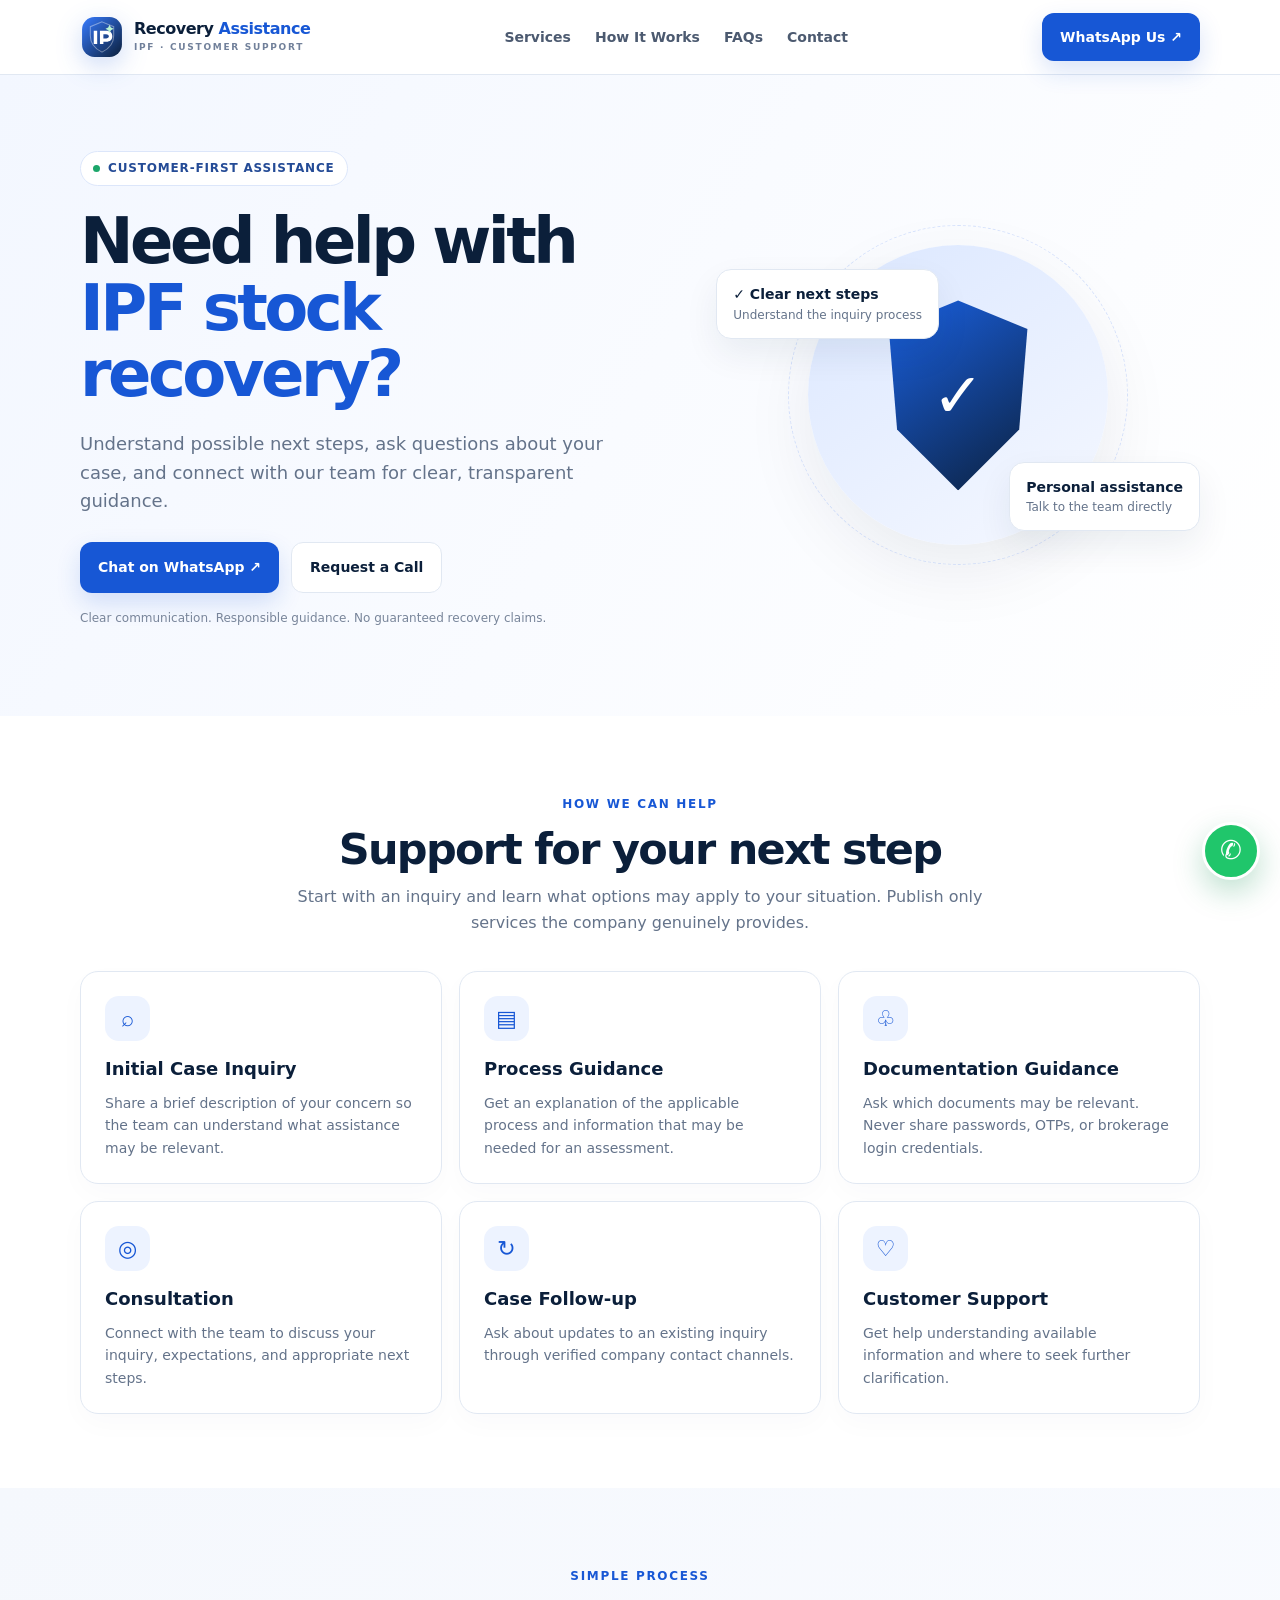
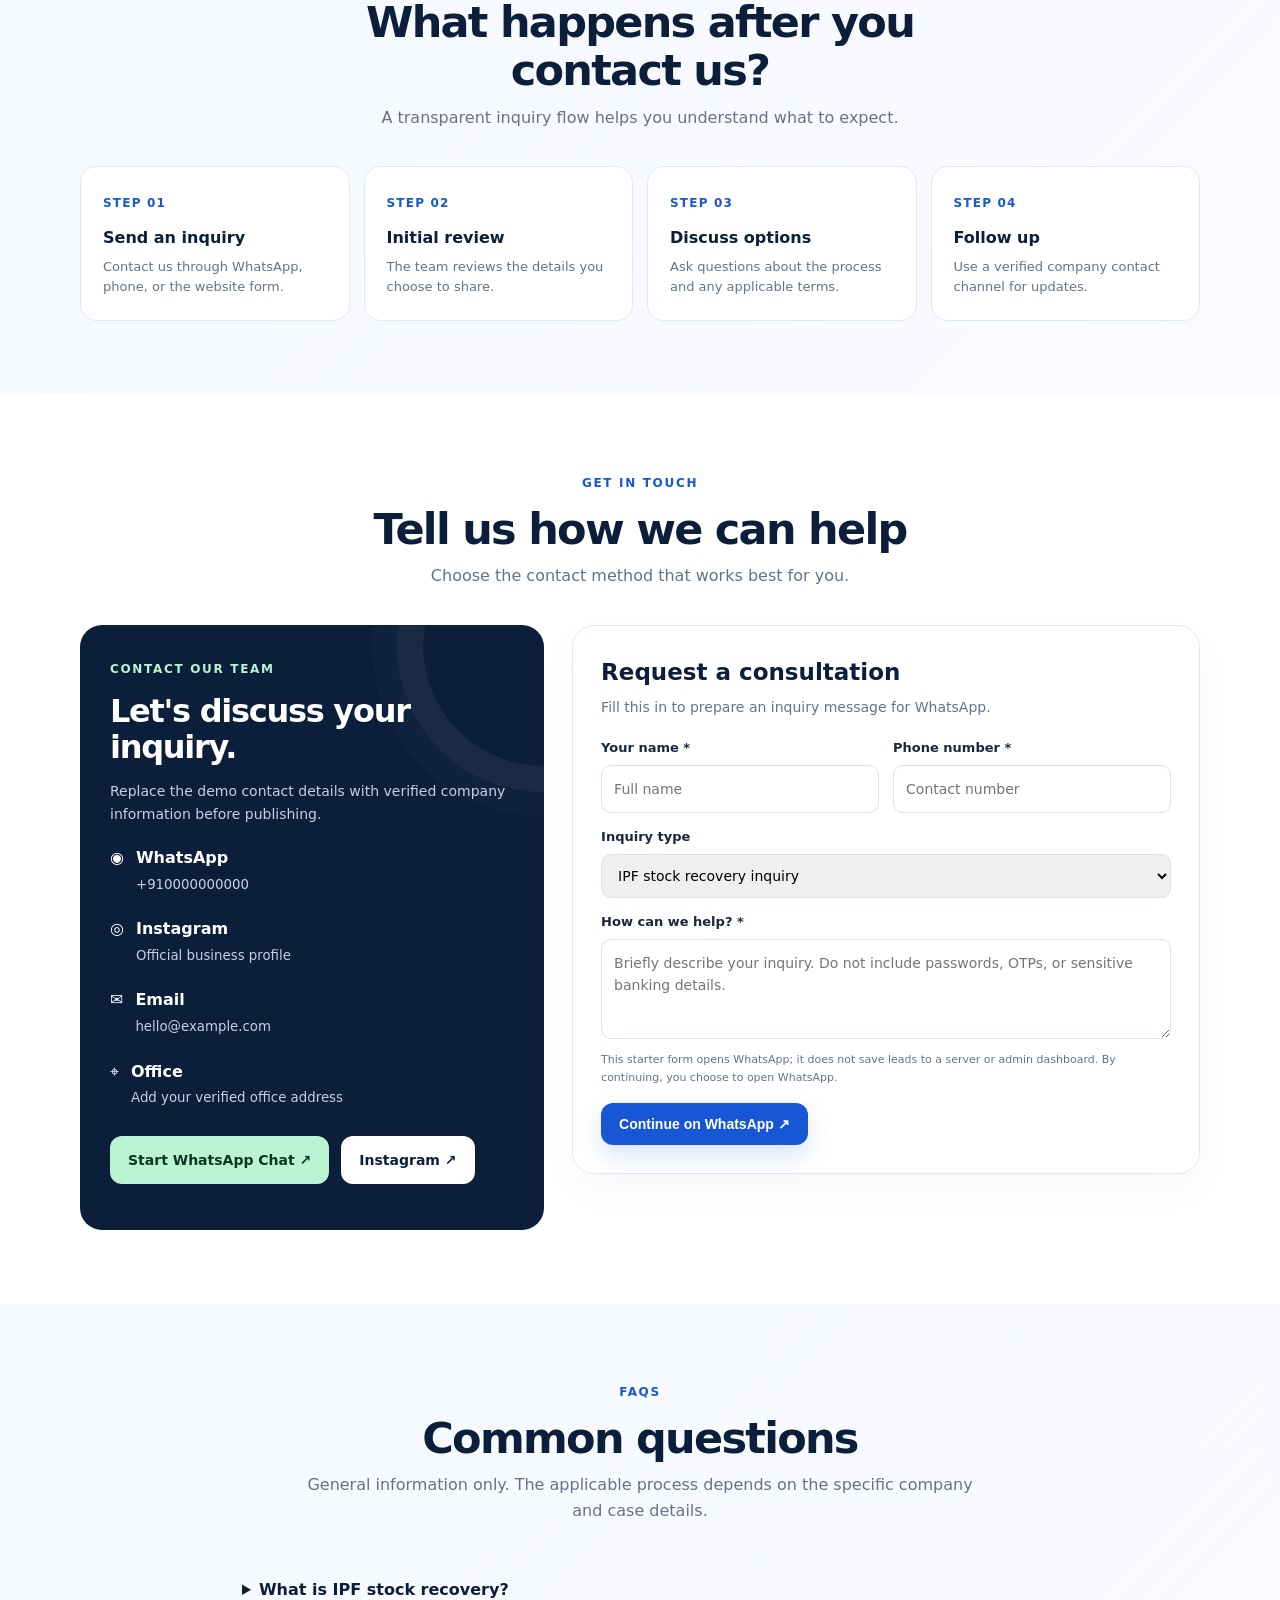
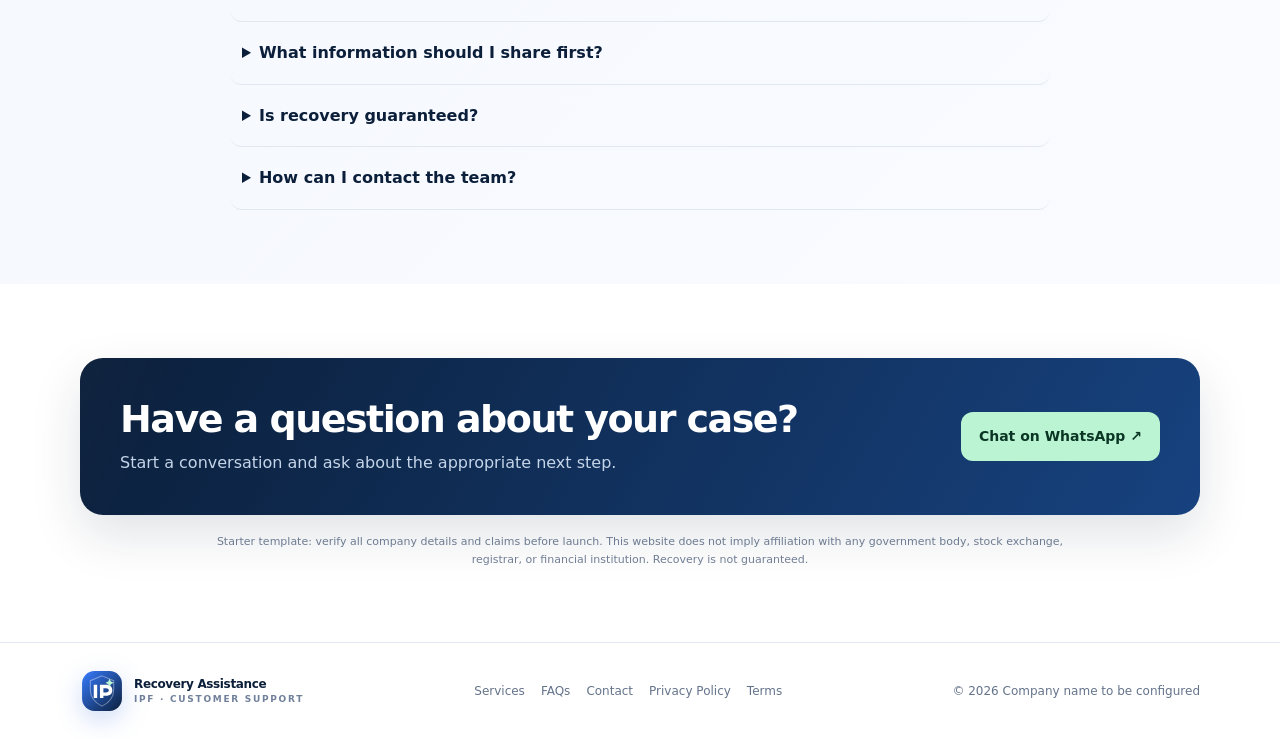
<file: index.html>
<!doctype html>
<html lang="en">
<head>
<meta charset="utf-8"><meta name="viewport" content="width=device-width,initial-scale=1">
<meta name="theme-color" content="#0b1f3a">
<meta name="description" content="Contact our team for information about IPF stock recovery inquiries, process guidance, and customer assistance.">
<title>IPF Stock Recovery Assistance | Contact Our Team</title>
<style>.logo-mark{width:44px;height:44px;flex:0 0 44px;filter:drop-shadow(0 8px 13px #1757d538);transition:transform .35s}.brand:hover .logo-mark{transform:rotate(-6deg) scale(1.06)}.brand-word{display:flex;flex-direction:column;line-height:1.06}.brand-word small{font-size:9px;letter-spacing:.19em;text-transform:uppercase;color:#71809a;margin-top:5px;font-weight:800}
:root{--navy:#0b1f3a;--blue:#1757d5;--mint:#baf4d2;--ink:#19283e;--muted:#64738a;--line:#e1e8f2;--bg:#f5f8fd}*{box-sizing:border-box}html{scroll-behavior:smooth}body{margin:0;font-family:Inter,ui-sans-serif,system-ui,-apple-system,"Segoe UI",sans-serif;color:var(--ink);line-height:1.6}a{color:inherit;text-decoration:none}.wrap{width:min(1120px,92%);margin:auto}header{position:sticky;top:0;z-index:5;background:#ffffffed;backdrop-filter:blur(12px);border-bottom:1px solid var(--line)}.nav{height:74px;display:flex;align-items:center;justify-content:space-between;gap:18px}.brand{display:flex;align-items:center;gap:10px;font-weight:850;color:var(--navy);letter-spacing:-.03em}.logo{height:42px;width:42px;border-radius:13px;display:grid;place-items:center;background:linear-gradient(140deg,#2169ed,#0b1f3a);color:white;font-size:14px;box-shadow:0 8px 20px #1757d52c}.links{display:flex;gap:24px;color:#4c5a70;font-size:14px;font-weight:650}.btn{display:inline-flex;align-items:center;justify-content:center;gap:8px;padding:13px 18px;border-radius:12px;font-size:14px;font-weight:800;border:0;cursor:pointer;transition:transform .2s}.btn:hover{transform:translateY(-2px)}.primary{background:var(--blue);color:#fff;box-shadow:0 10px 24px #1757d52a}.outline{border:1px solid var(--line);background:#fff;color:var(--navy)}.hero{padding:76px 0;background:radial-gradient(circle at 83% 15%,#dce8ff,transparent 31%),linear-gradient(120deg,#f5f8ff,#fff 68%)}.grid{display:grid;grid-template-columns:1.1fr .9fr;gap:45px;align-items:center}.pill{display:inline-flex;align-items:center;gap:8px;background:#fff;border:1px solid #dce6fa;border-radius:99px;padding:7px 12px;color:#244b96;font-size:12px;font-weight:850;text-transform:uppercase;letter-spacing:.07em}.green-dot{width:7px;height:7px;border-radius:50%;background:#1ca66a}h1{font-size:clamp(40px,5.4vw,64px);line-height:1.04;letter-spacing:-.055em;color:var(--navy);margin:22px 0}.blue{color:var(--blue)}.lead{font-size:18px;color:var(--muted);max-width:570px}.actions{display:flex;gap:12px;flex-wrap:wrap;margin:26px 0 16px}.note{font-size:12px;color:#78859a}.art{min-height:340px;display:grid;place-items:center;position:relative}.circle{width:300px;height:300px;border-radius:50%;background:linear-gradient(145deg,#dbe7ff,#f5f8ff);display:grid;place-items:center;box-shadow:0 25px 70px #0b1f3a13}.shield{height:190px;width:165px;clip-path:polygon(50% 0,92% 15%,87% 68%,50% 100%,13% 68%,8% 15%);background:linear-gradient(145deg,#1b63e7,#0b1f3a);display:grid;place-items:center;color:white;font-size:62px}.float{position:absolute;background:white;border:1px solid var(--line);border-radius:15px;padding:13px 16px;box-shadow:0 15px 35px #10274712;font-size:12px;color:var(--muted)}.float strong{display:block;color:var(--navy);font-size:14px}.f1{left:0;top:44px}.f2{right:0;bottom:34px}section{padding:74px 0}.head{text-align:center;max-width:700px;margin:0 auto 36px}.kicker{color:var(--blue);font-size:12px;font-weight:900;text-transform:uppercase;letter-spacing:.14em}.head h2{font-size:clamp(30px,4vw,43px);line-height:1.13;letter-spacing:-.04em;color:var(--navy);margin:10px 0}.head p{color:var(--muted);margin:0}.cards{display:grid;grid-template-columns:repeat(3,1fr);gap:17px}.card{padding:24px;border:1px solid var(--line);border-radius:18px;background:#fff;box-shadow:0 10px 28px #10274706}.ico{width:45px;height:45px;border-radius:14px;background:#edf3ff;color:var(--blue);display:grid;place-items:center;font-size:22px;margin-bottom:14px}.card h3{color:var(--navy);font-size:18px;margin:0 0 8px}.card p{font-size:14px;color:var(--muted);margin:0}.pale{background:var(--bg)}.steps{display:grid;grid-template-columns:repeat(4,1fr);gap:14px}.step{padding:22px;background:white;border:1px solid var(--line);border-radius:16px}.num{font-size:12px;color:var(--blue);font-weight:900;letter-spacing:.1em}.step h3{color:var(--navy);font-size:16px;margin:10px 0 6px}.step p{font-size:13px;color:var(--muted);margin:0}.contact{display:grid;grid-template-columns:.85fr 1.15fr;gap:28px;align-items:start}.panel{background:var(--navy);color:white;padding:30px;border-radius:22px}.panel h2{font-size:32px;line-height:1.15;letter-spacing:-.04em;margin:12px 0}.panel p{font-size:14px;color:#c5d1e2}.item{display:flex;gap:12px;margin-top:20px}.item strong{display:block}.item small{color:#c5d1e2}.form{padding:28px;border:1px solid var(--line);border-radius:22px;box-shadow:0 15px 40px #10274708}.form h3{font-size:23px;color:var(--navy);margin:0 0 5px}.form>p{font-size:14px;color:var(--muted);margin:0 0 20px}.fields{display:grid;grid-template-columns:1fr 1fr;gap:14px}.field{display:flex;flex-direction:column;gap:6px}.full{grid-column:1/-1}.field label{font-size:13px;font-weight:750}.field input,.field textarea,.field select{font:inherit;font-size:14px;padding:12px;border:1px solid #d8e1ed;border-radius:10px;width:100%;outline:none}.field input:focus,.field textarea:focus,.field select:focus{border-color:var(--blue);box-shadow:0 0 0 3px #1757d51a}.field textarea{min-height:100px;resize:vertical}.tiny{font-size:11px!important;color:var(--muted)!important;margin:12px 0 17px!important}.faq{max-width:820px;margin:auto}.faq details{padding:18px 2px;border-bottom:1px solid var(--line)}.faq summary{font-weight:800;color:var(--navy);cursor:pointer}.faq details p{font-size:14px;color:var(--muted);margin-bottom:0}.cta{display:flex;align-items:center;justify-content:space-between;gap:25px;padding:40px;border-radius:23px;color:white;background:linear-gradient(120deg,#0b1f3a,#17427f)}.cta h2{font-size:clamp(27px,3.5vw,38px);line-height:1.15;margin:0 0 8px;letter-spacing:-.04em}.cta p{margin:0;color:#c5d5e9}.cta .btn{background:var(--mint);color:#0b3524}.disclaimer{text-align:center;max-width:850px;margin:18px auto 0;color:#738197;font-size:11px}footer{border-top:1px solid var(--line);padding:26px 0;color:var(--muted);font-size:12px}.foot{display:flex;justify-content:space-between;align-items:center;gap:18px}.footlinks{display:flex;gap:16px;flex-wrap:wrap}.wa{position:fixed;right:20px;bottom:20px;z-index:9;width:58px;height:58px;border:3px solid white;border-radius:50%;display:grid;place-items:center;background:#20c66b;color:white;font-size:26px;box-shadow:0 12px 30px #0b8c4a44}
@media(max-width:800px){.links{display:none}.grid,.contact{grid-template-columns:1fr}.art{min-height:290px}.circle{width:245px;height:245px}.shield{width:140px;height:160px}.cards{grid-template-columns:1fr 1fr}.steps{grid-template-columns:1fr 1fr}.cta{align-items:flex-start;flex-direction:column}}@media(max-width:520px){.nav{height:66px}.brand{font-size:14px}.nav>.btn{font-size:12px;padding:11px}.hero{padding:52px 0}.grid{gap:18px}h1{font-size:42px}.lead{font-size:16px}.art{min-height:260px}.float{padding:10px;font-size:11px}.float strong{font-size:12px}.f1{top:20px}.cards,.steps{grid-template-columns:1fr}section{padding:56px 0}.fields{grid-template-columns:1fr}.full{grid-column:auto}.form{padding:21px}.panel{padding:24px}.cta{padding:27px}.actions .btn{width:100%}.foot{align-items:flex-start;flex-direction:column}}
</style>
<link rel="stylesheet" href="animations.css">
</head>
<body>
<header><div class="wrap nav"><a class="brand" href="#home"><img class="logo-mark" src="ipf-logo.svg" alt="IPF Recovery logo"><span class="brand-word"><span>Recovery <span class="blue">Assistance</span></span><small>IPF · Customer Support</small></span></a><nav class="links"><a href="#services">Services</a><a href="#process">How It Works</a><a href="#faq">FAQs</a><a href="#contact">Contact</a></nav><a class="btn primary" data-whatsapp href="#" target="_blank" rel="noopener">WhatsApp Us ↗</a></div></header>
<main id="home">
<div class="hero"><div class="wrap grid"><div><span class="pill"><span class="green-dot"></span> Customer-first assistance</span><h1>Need help with <span class="blue">IPF stock recovery?</span></h1><p class="lead">Understand possible next steps, ask questions about your case, and connect with our team for clear, transparent guidance.</p><div class="actions"><a class="btn primary" data-whatsapp href="#" target="_blank" rel="noopener">Chat on WhatsApp ↗</a><a class="btn outline" href="#contact">Request a Call</a></div><p class="note">Clear communication. Responsible guidance. No guaranteed recovery claims.</p></div><div class="art" aria-label="Shield illustration"><div class="circle"><div class="shield">✓</div></div><div class="float f1"><strong>✓ Clear next steps</strong>Understand the inquiry process</div><div class="float f2"><strong>Personal assistance</strong>Talk to the team directly</div></div></div></div>
<section id="services"><div class="wrap"><div class="head"><span class="kicker">How we can help</span><h2>Support for your next step</h2><p>Start with an inquiry and learn what options may apply to your situation. Publish only services the company genuinely provides.</p></div><div class="cards">
<article class="card"><div class="ico">⌕</div><h3>Initial Case Inquiry</h3><p>Share a brief description of your concern so the team can understand what assistance may be relevant.</p></article>
<article class="card"><div class="ico">▤</div><h3>Process Guidance</h3><p>Get an explanation of the applicable process and information that may be needed for an assessment.</p></article>
<article class="card"><div class="ico">♧</div><h3>Documentation Guidance</h3><p>Ask which documents may be relevant. Never share passwords, OTPs, or brokerage login credentials.</p></article>
<article class="card"><div class="ico">◎</div><h3>Consultation</h3><p>Connect with the team to discuss your inquiry, expectations, and appropriate next steps.</p></article>
<article class="card"><div class="ico">↻</div><h3>Case Follow-up</h3><p>Ask about updates to an existing inquiry through verified company contact channels.</p></article>
<article class="card"><div class="ico">♡</div><h3>Customer Support</h3><p>Get help understanding available information and where to seek further clarification.</p></article>
</div></div></section>
<section class="pale" id="process"><div class="wrap"><div class="head"><span class="kicker">Simple process</span><h2>What happens after you contact us?</h2><p>A transparent inquiry flow helps you understand what to expect.</p></div><div class="steps">
<article class="step"><span class="num">STEP 01</span><h3>Send an inquiry</h3><p>Contact us through WhatsApp, phone, or the website form.</p></article><article class="step"><span class="num">STEP 02</span><h3>Initial review</h3><p>The team reviews the details you choose to share.</p></article><article class="step"><span class="num">STEP 03</span><h3>Discuss options</h3><p>Ask questions about the process and any applicable terms.</p></article><article class="step"><span class="num">STEP 04</span><h3>Follow up</h3><p>Use a verified company contact channel for updates.</p></article>
</div></div></section>
<section id="contact"><div class="wrap"><div class="head"><span class="kicker">Get in touch</span><h2>Tell us how we can help</h2><p>Choose the contact method that works best for you.</p></div><div class="contact"><div class="panel"><span class="kicker" style="color:#baf4d2">Contact our team</span><h2>Let's discuss your inquiry.</h2><p>Replace the demo contact details with verified company information before publishing.</p><div class="item"><span>◉</span><div><strong>WhatsApp</strong><small id="wa-label">Configure WhatsApp number</small></div></div><div class="item"><span>◎</span><div><strong>Instagram</strong><small>Official business profile</small></div></div><div class="item"><span>✉</span><div><strong>Email</strong><small id="email-label">Add official business email</small></div></div><div class="item"><span>⌖</span><div><strong>Office</strong><small id="address-label">Add verified office address</small></div></div><div class="actions"><a class="btn" style="background:#baf4d2;color:#0b3524" data-whatsapp href="#" target="_blank" rel="noopener">Start WhatsApp Chat ↗</a><a class="btn" style="background:white;color:#0b1f3a" data-instagram href="#" target="_blank" rel="noopener">Instagram ↗</a></div></div>
<form class="form" id="lead-form"><h3>Request a consultation</h3><p>Fill this in to prepare an inquiry message for WhatsApp.</p><div class="fields"><div class="field"><label for="name">Your name *</label><input id="name" autocomplete="name" required maxlength="80" placeholder="Full name"></div><div class="field"><label for="phone">Phone number *</label><input id="phone" autocomplete="tel" required maxlength="20" placeholder="Contact number"></div><div class="field full"><label for="topic">Inquiry type</label><select id="topic"><option>IPF stock recovery inquiry</option><option>Existing case follow-up</option><option>Process and documentation question</option><option>General consultation</option></select></div><div class="field full"><label for="message">How can we help? *</label><textarea id="message" required maxlength="1200" placeholder="Briefly describe your inquiry. Do not include passwords, OTPs, or sensitive banking details."></textarea></div></div><p class="tiny">This starter form opens WhatsApp; it does not save leads to a server or admin dashboard. By continuing, you choose to open WhatsApp.</p><button class="btn primary" type="submit">Continue on WhatsApp ↗</button></form></div></div></section>
<section class="pale" id="faq"><div class="wrap"><div class="head"><span class="kicker">FAQs</span><h2>Common questions</h2><p>General information only. The applicable process depends on the specific company and case details.</p></div><div class="faq"><details><summary>What is IPF stock recovery?</summary><p>The phrase may refer to different situations. Share the exact company name and non-sensitive context so the team can clarify which process, if any, applies.</p></details><details><summary>What information should I share first?</summary><p>Start with a brief description and non-sensitive details. Do not send passwords, OTPs, brokerage logins, full card numbers, or banking credentials.</p></details><details><summary>Is recovery guaranteed?</summary><p>No. Outcomes depend on the facts, applicable rules, records, and relevant institutions. No outcome or timeline is guaranteed.</p></details><details><summary>How can I contact the team?</summary><p>Use the official WhatsApp, Instagram, phone, or email details after the company has verified and configured them.</p></details></div></div></section>
<section><div class="wrap"><div class="cta"><div><h2>Have a question about your case?</h2><p>Start a conversation and ask about the appropriate next step.</p></div><a class="btn" data-whatsapp href="#" target="_blank" rel="noopener">Chat on WhatsApp ↗</a></div><p class="disclaimer">Starter template: verify all company details and claims before launch. This website does not imply affiliation with any government body, stock exchange, registrar, or financial institution. Recovery is not guaranteed.</p></div></section>
</main>
<footer><div class="wrap foot"><a class="brand" href="#home"><img class="logo-mark" src="ipf-logo.svg" alt="IPF Recovery logo"><span class="brand-word"><span>Recovery Assistance</span><small>IPF · Customer Support</small></span></a><div class="footlinks"><a href="#services">Services</a><a href="#faq">FAQs</a><a href="#contact">Contact</a><a href="privacy.html">Privacy Policy</a><a href="terms.html">Terms</a></div><span>© <span id="year"></span> Company name to be configured</span></div></footer>
<a class="wa" data-whatsapp href="#" target="_blank" rel="noopener" aria-label="Chat on WhatsApp">✆</a>
<script>
/* Configure these values later. WhatsApp number = country code + digits only. */
const CONFIG={companyName:"Your Company Name",whatsappNumber:"910000000000",instagramUrl:"https://www.instagram.com/",email:"hello@example.com",officeAddress:"Add your verified office address"};
const waUrl=(message)=>"https://wa.me/"+CONFIG.whatsappNumber+"?text="+encodeURIComponent(message);
document.querySelectorAll("[data-whatsapp]").forEach(a=>a.href=waUrl("Hello, I visited your website and would like to enquire about IPF stock recovery assistance."));
document.querySelectorAll("[data-instagram]").forEach(a=>a.href=CONFIG.instagramUrl);
document.getElementById("wa-label").textContent="+"+CONFIG.whatsappNumber;
document.getElementById("email-label").textContent=CONFIG.email;
document.getElementById("address-label").textContent=CONFIG.officeAddress;
document.getElementById("year").textContent=new Date().getFullYear();
document.title="IPF Stock Recovery Assistance | "+CONFIG.companyName;
document.getElementById("lead-form").addEventListener("submit",e=>{e.preventDefault();const name=document.getElementById("name").value.trim(),phone=document.getElementById("phone").value.trim(),topic=document.getElementById("topic").value,message=document.getElementById("message").value.trim();if(!name||!phone||!message)return;window.open(waUrl("Hello, I would like to make an inquiry.\nName: "+name+"\nContact number: "+phone+"\nInquiry type: "+topic+"\nMessage: "+message+"\n\nPlease let me know the appropriate next steps."),"_blank","noopener");});
(()=>{if(window.matchMedia("(prefers-reduced-motion: reduce)").matches)return;const els=document.querySelectorAll("section .head,.card,.step,.contact .panel,.contact .form,.faq details,.cta");els.forEach((el,i)=>{el.classList.add("reveal");if(el.matches(".card,.step"))el.style.transitionDelay=((i%3)*80)+"ms"});if("IntersectionObserver"in window){const io=new IntersectionObserver(entries=>entries.forEach(e=>{if(e.isIntersecting){e.target.classList.add("in-view");io.unobserve(e.target)}}),{threshold:.12});els.forEach(el=>io.observe(el))}else els.forEach(el=>el.classList.add("in-view"))})();
</script>
</body></html>
</file>
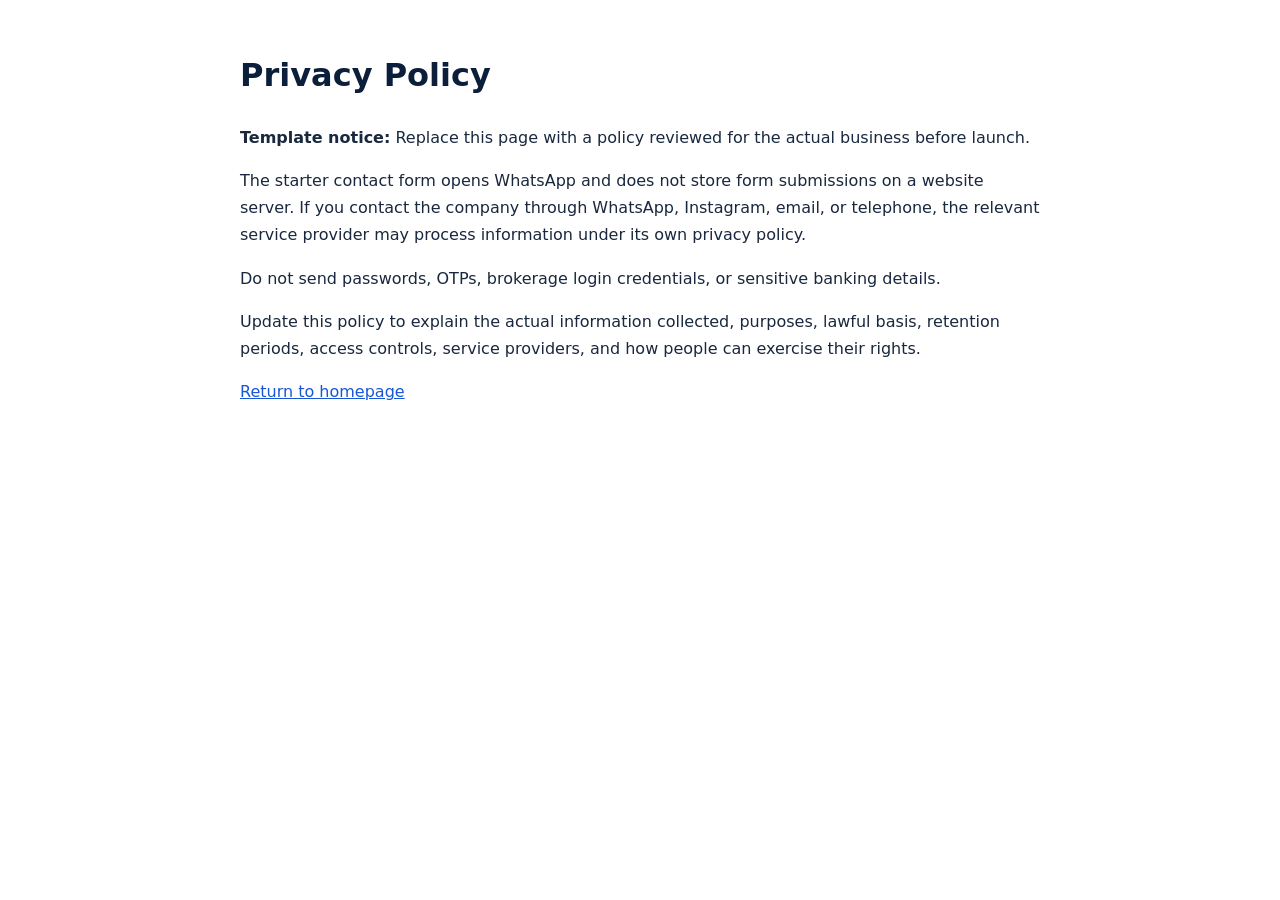
<file: privacy.html>
<!doctype html><html lang="en"><head><meta charset="utf-8"><meta name="viewport" content="width=device-width,initial-scale=1"><title>Privacy Policy</title><style>body{font:16px/1.7 system-ui;max-width:800px;margin:48px auto;padding:0 20px;color:#19283e}h1{color:#0b1f3a}a{color:#1757d5}</style></head><body><h1>Privacy Policy</h1><p><strong>Template notice:</strong> Replace this page with a policy reviewed for the actual business before launch.</p><p>The starter contact form opens WhatsApp and does not store form submissions on a website server. If you contact the company through WhatsApp, Instagram, email, or telephone, the relevant service provider may process information under its own privacy policy.</p><p>Do not send passwords, OTPs, brokerage login credentials, or sensitive banking details.</p><p>Update this policy to explain the actual information collected, purposes, lawful basis, retention periods, access controls, service providers, and how people can exercise their rights.</p><p><a href="index.html">Return to homepage</a></p></body></html>
</file>
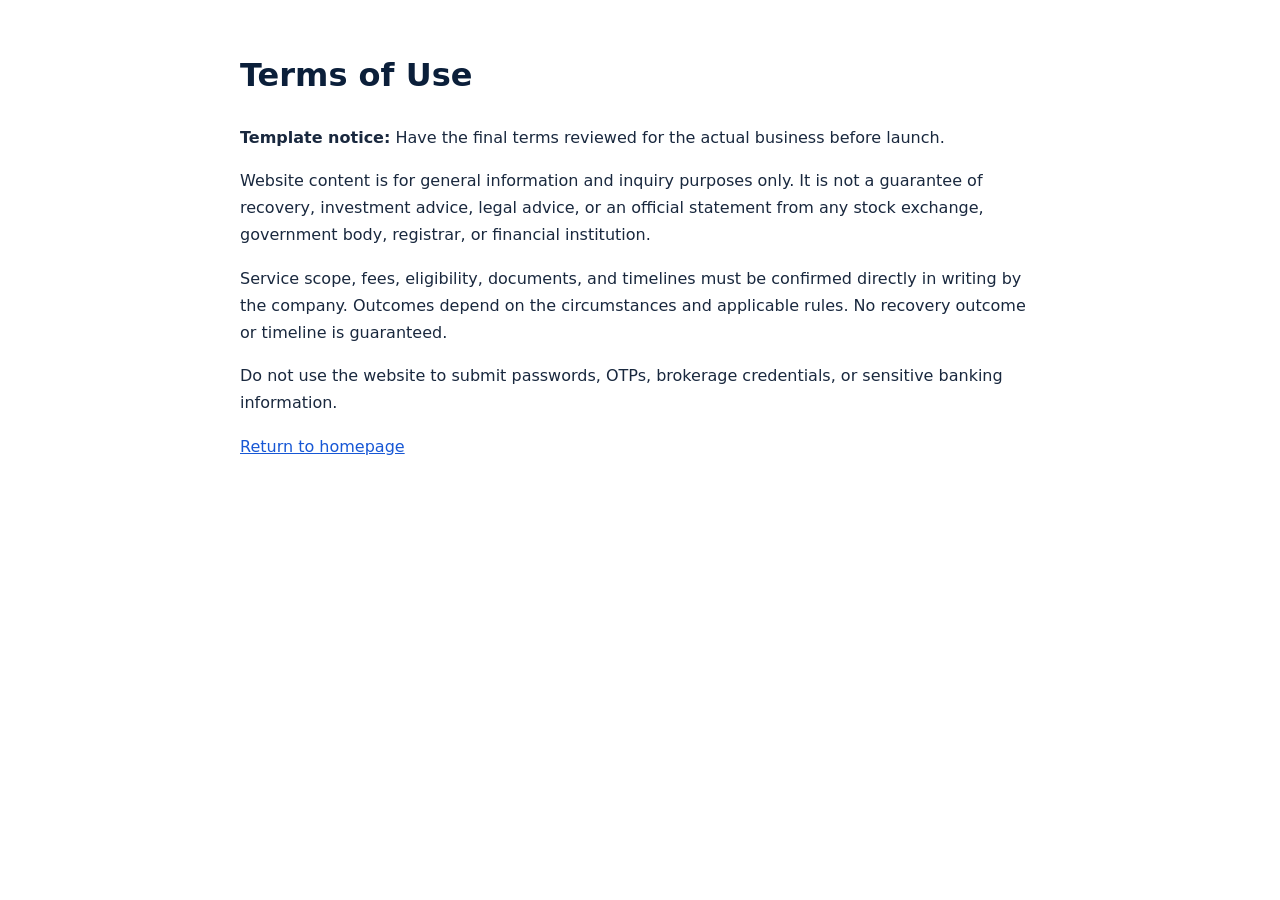
<file: terms.html>
<!doctype html><html lang="en"><head><meta charset="utf-8"><meta name="viewport" content="width=device-width,initial-scale=1"><title>Terms of Use</title><style>body{font:16px/1.7 system-ui;max-width:800px;margin:48px auto;padding:0 20px;color:#19283e}h1{color:#0b1f3a}a{color:#1757d5}</style></head><body><h1>Terms of Use</h1><p><strong>Template notice:</strong> Have the final terms reviewed for the actual business before launch.</p><p>Website content is for general information and inquiry purposes only. It is not a guarantee of recovery, investment advice, legal advice, or an official statement from any stock exchange, government body, registrar, or financial institution.</p><p>Service scope, fees, eligibility, documents, and timelines must be confirmed directly in writing by the company. Outcomes depend on the circumstances and applicable rules. No recovery outcome or timeline is guaranteed.</p><p>Do not use the website to submit passwords, OTPs, brokerage credentials, or sensitive banking information.</p><p><a href="index.html">Return to homepage</a></p></body></html>
</file>
<file: animations.css>
/* IPF site-wide motion system — lightweight, responsive, accessible */
:root{scroll-behavior:smooth;scroll-padding-top:88px}
body{overflow-x:hidden}
::selection{background:#cfe0ff;color:#0b1f3a}
a,button,input,textarea,select,summary{-webkit-tap-highlight-color:transparent}
header{transition:box-shadow .3s ease,background .3s ease}
header:hover{box-shadow:0 8px 28px #0b1f3a0b}
.brand{transition:transform .25s ease}
.brand:hover{transform:translateY(-1px)}
.logo-mark{animation:ipfLogoIn .8s cubic-bezier(.2,.8,.2,1) both}
.links a{position:relative;transition:color .22s ease,transform .22s ease}
.links a:after{content:"";position:absolute;left:0;right:100%;bottom:-7px;height:2px;border-radius:9px;background:var(--blue);transition:right .25s ease}
.links a:hover{color:var(--blue);transform:translateY(-1px)}
.links a:hover:after{right:0}
.hero{background:linear-gradient(120deg,#f3f7ff,#fff,#f0fbf6);background-size:200% 200%;animation:ipfWash 12s ease infinite}
.hero .pill{animation:ipfUp .65s both}
.hero h1,.hero .lead,.hero .actions{animation:ipfUp .8s both}
.hero h1{animation-delay:.06s}
.hero .lead{animation-delay:.12s}
.hero .actions{animation-delay:.22s}
.hero .note{animation:ipfFade .9s .3s both}
.green-dot{box-shadow:0 0 0 0 #1ca66a55;animation:ipfDot 2s infinite}
.circle{animation:ipfFloat 5s ease-in-out infinite;position:relative}
.circle:after{content:"";position:absolute;inset:-20px;border:1px dashed #8eaff755;border-radius:50%;animation:ipfSpin 28s linear infinite;pointer-events:none}
.shield{filter:drop-shadow(0 15px 18px #0b1f3a44);animation:ipfFloat 4s ease-in-out infinite}
.float{animation:ipfFloat 5s ease-in-out infinite}
.f2{animation-delay:-2s}
.btn{position:relative;overflow:hidden;transition:transform .25s,box-shadow .25s,background-color .25s}
.btn:before{content:"";position:absolute;inset:0;transform:translateX(-120%);background:linear-gradient(100deg,transparent,#ffffff3b,transparent);transition:transform .55s ease;pointer-events:none}
.btn:hover{transform:translateY(-3px);box-shadow:0 13px 28px #1757d52a}
.btn:hover:before{transform:translateX(120%)}
.btn:active{transform:translateY(0) scale(.98)}
.card,.step{position:relative;transition:transform .28s,box-shadow .28s,border-color .28s}
.card:hover,.step:hover{transform:translateY(-7px);box-shadow:0 22px 45px #10274714;border-color:#c8d8fa}
.ico{transition:transform .3s,background .3s}
.card:hover .ico{transform:rotate(-8deg) scale(1.1);background:#dfeaff}
.card h3{transition:color .25s}
.card:hover h3{color:var(--blue)}
.num{display:inline-block;transition:transform .25s}
.step:hover .num{transform:translateX(4px)}
.kicker{display:inline-block;animation:ipfFade .8s both}
.head h2{transition:letter-spacing .3s}
.head:hover h2{letter-spacing:-.045em}
.pale{background-image:linear-gradient(135deg,#f5f8fd 0%,#f9fbff 50%,#eff5ff 100%);background-size:200% 200%;animation:ipfPaleWash 18s ease infinite}
.panel{position:relative;overflow:hidden}
.panel:after{content:"";position:absolute;width:240px;height:240px;border:1px solid #ffffff12;border-radius:50%;right:-120px;top:-100px;box-shadow:0 0 0 25px #ffffff08,0 0 0 50px #ffffff05;pointer-events:none;transition:transform .7s}
.panel:hover:after{transform:scale(1.12) rotate(12deg)}
.item{transition:transform .25s}
.item:hover{transform:translateX(4px)}
.form{transition:box-shadow .3s,border-color .3s}
.form:focus-within{border-color:#c4d6fb;box-shadow:0 18px 44px #1757d50e}
.field input,.field textarea,.field select{transition:border-color .2s,box-shadow .2s,transform .2s}
.field input:focus,.field textarea:focus,.field select:focus{transform:translateY(-1px)}
.field label{transition:color .2s}
.field:focus-within label{color:var(--blue)}
.faq details{transition:background .25s,padding .25s,border-color .25s;border-radius:12px;padding-left:12px;padding-right:12px}
.faq details[open]{background:#f5f8ff;padding-top:20px;padding-bottom:20px}
.faq summary{transition:color .2s}
.faq summary:hover{color:var(--blue)}
.faq details p{animation:ipfFade .3s ease both}
.cta{position:relative;overflow:hidden;box-shadow:0 20px 50px #0b1f3a20;transition:transform .3s,box-shadow .3s}
.cta:after{content:"";position:absolute;top:-60%;left:-30%;width:35%;height:220%;transform:rotate(22deg);background:linear-gradient(90deg,transparent,#ffffff0b,transparent);animation:ipfShine 9s ease-in-out infinite;pointer-events:none}
.cta:hover{transform:translateY(-3px);box-shadow:0 25px 60px #0b1f3a28}
.disclaimer{transition:color .25s}
.disclaimer:hover{color:#4d607c}
.footlinks a{transition:color .2s,transform .2s;display:inline-block}
.footlinks a:hover{color:var(--blue);transform:translateY(-2px)}
footer .brand:hover{transform:translateY(-2px)}
.wa{animation:ipfPulse 3s ease-in-out infinite;transition:transform .25s}
.wa:hover{transform:translateY(-4px) scale(1.06);animation-play-state:paused}
.reveal{opacity:0;transform:translateY(22px);transition:opacity .7s ease,transform .7s cubic-bezier(.2,.7,.2,1)}
.reveal.in-view{opacity:1;transform:none}
@keyframes ipfUp{from{opacity:0;transform:translateY(18px)}to{opacity:1;transform:none}}
@keyframes ipfFade{from{opacity:0}to{opacity:1}}
@keyframes ipfLogoIn{from{opacity:0;transform:scale(.8) rotate(-10deg)}to{opacity:1;transform:scale(1) rotate(0)}}
@keyframes ipfWash{0%,100%{background-position:0 50%}50%{background-position:100% 50%}}
@keyframes ipfPaleWash{0%,100%{background-position:0 50%}50%{background-position:100% 50%}}
@keyframes ipfFloat{0%,100%{transform:translateY(0)}50%{transform:translateY(-8px)}}
@keyframes ipfSpin{to{transform:rotate(360deg)}}
@keyframes ipfDot{0%{box-shadow:0 0 0 0 #1ca66a55}70%{box-shadow:0 0 0 7px #1ca66a00}100%{box-shadow:0 0 0 0 #1ca66a00}}
@keyframes ipfPulse{0%,100%{box-shadow:0 12px 30px #0b8c4a44}50%{box-shadow:0 12px 30px #0b8c4a44,0 0 0 9px #20c66b00}}
@keyframes ipfShine{0%,65%,100%{left:-40%}35%{left:120%}}
@media(max-width:800px){:root{scroll-padding-top:72px}.panel:hover:after{transform:none}.links a:after{display:none}}
@media(prefers-reduced-motion:reduce){*,*:before,*:after{animation-duration:.01ms!important;animation-iteration-count:1!important;transition-duration:.01ms!important;scroll-behavior:auto!important}.reveal{opacity:1;transform:none}}
</file>
